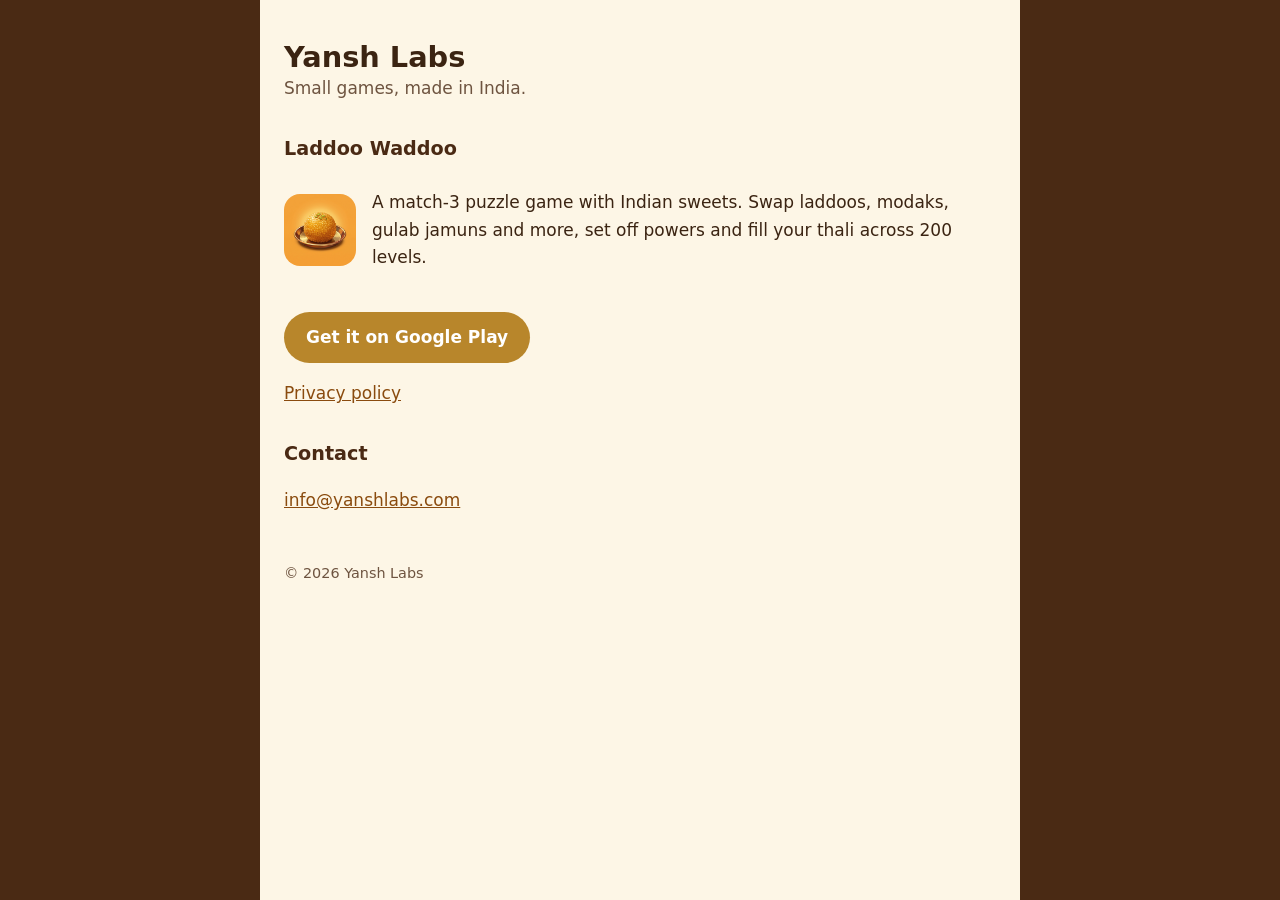
<file: index.html>
<!doctype html>
<html lang="en">
  <head>
    <meta charset="utf-8" />
    <meta name="viewport" content="width=device-width, initial-scale=1" />
    <title>Yansh Labs</title>
    <meta name="description" content="Yansh Labs makes Laddoo Waddoo, a match-3 puzzle game with Indian sweets." />
    <link rel="icon" href="laddoo-waddoo/icon.png" />
    <link rel="stylesheet" href="style.css" />
  </head>
  <body>
    <main>
      <h1>Yansh Labs</h1>
      <p class="sub">Small games, made in India.</p>

      <h2>Laddoo Waddoo</h2>
      <header>
        <img src="laddoo-waddoo/icon.png" alt="Laddoo Waddoo icon" />
        <p>
          A match-3 puzzle game with Indian sweets. Swap laddoos, modaks, gulab jamuns and more, set off
          powers and fill your thali across 200 levels.
        </p>
      </header>
      <p>
        <a class="button" href="https://play.google.com/store/apps/details?id=com.yanshlabs.laddoowaddoo">Get it on Google Play</a>
      </p>
      <p><a href="laddoo-waddoo/privacy.html">Privacy policy</a></p>

      <h2>Contact</h2>
      <p><a href="mailto:info@yanshlabs.com">info@yanshlabs.com</a></p>

      <footer>
        © 2026 Yansh Labs
      </footer>
    </main>
  </body>
</html>
</file>
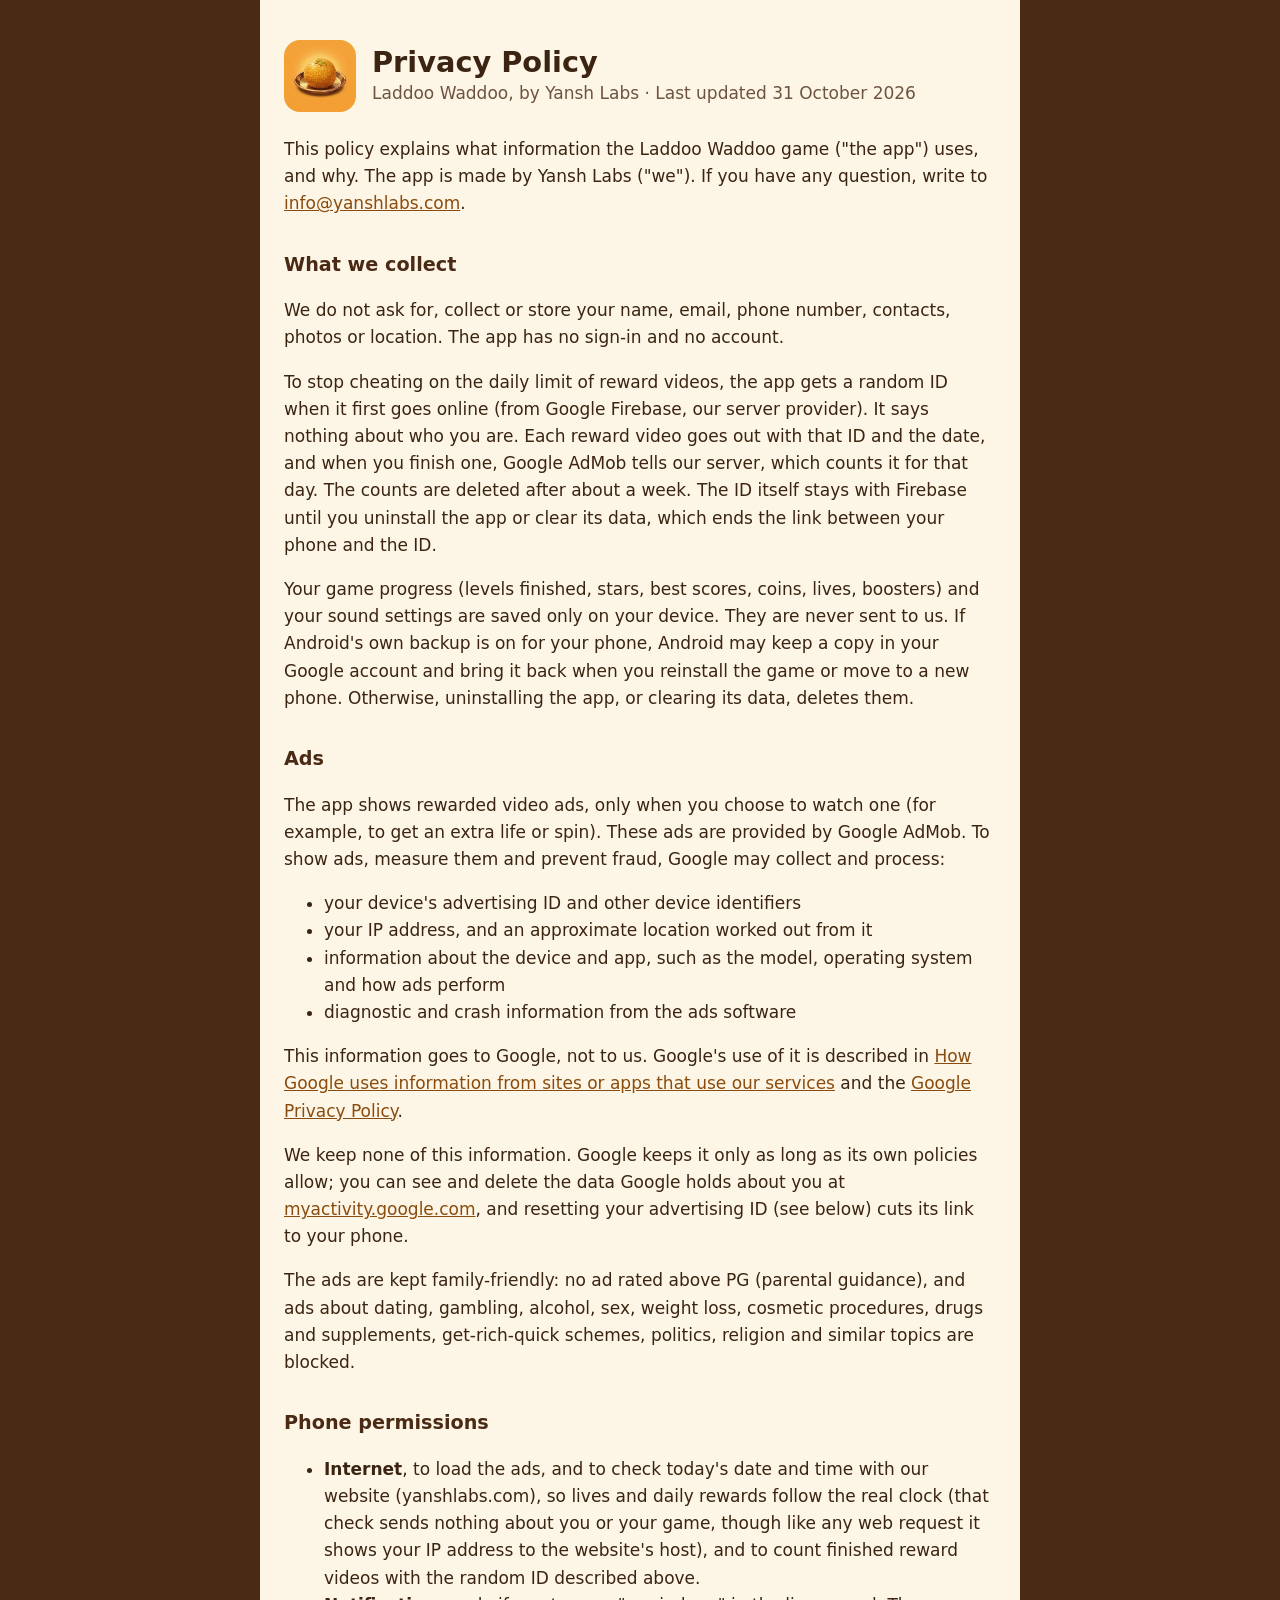
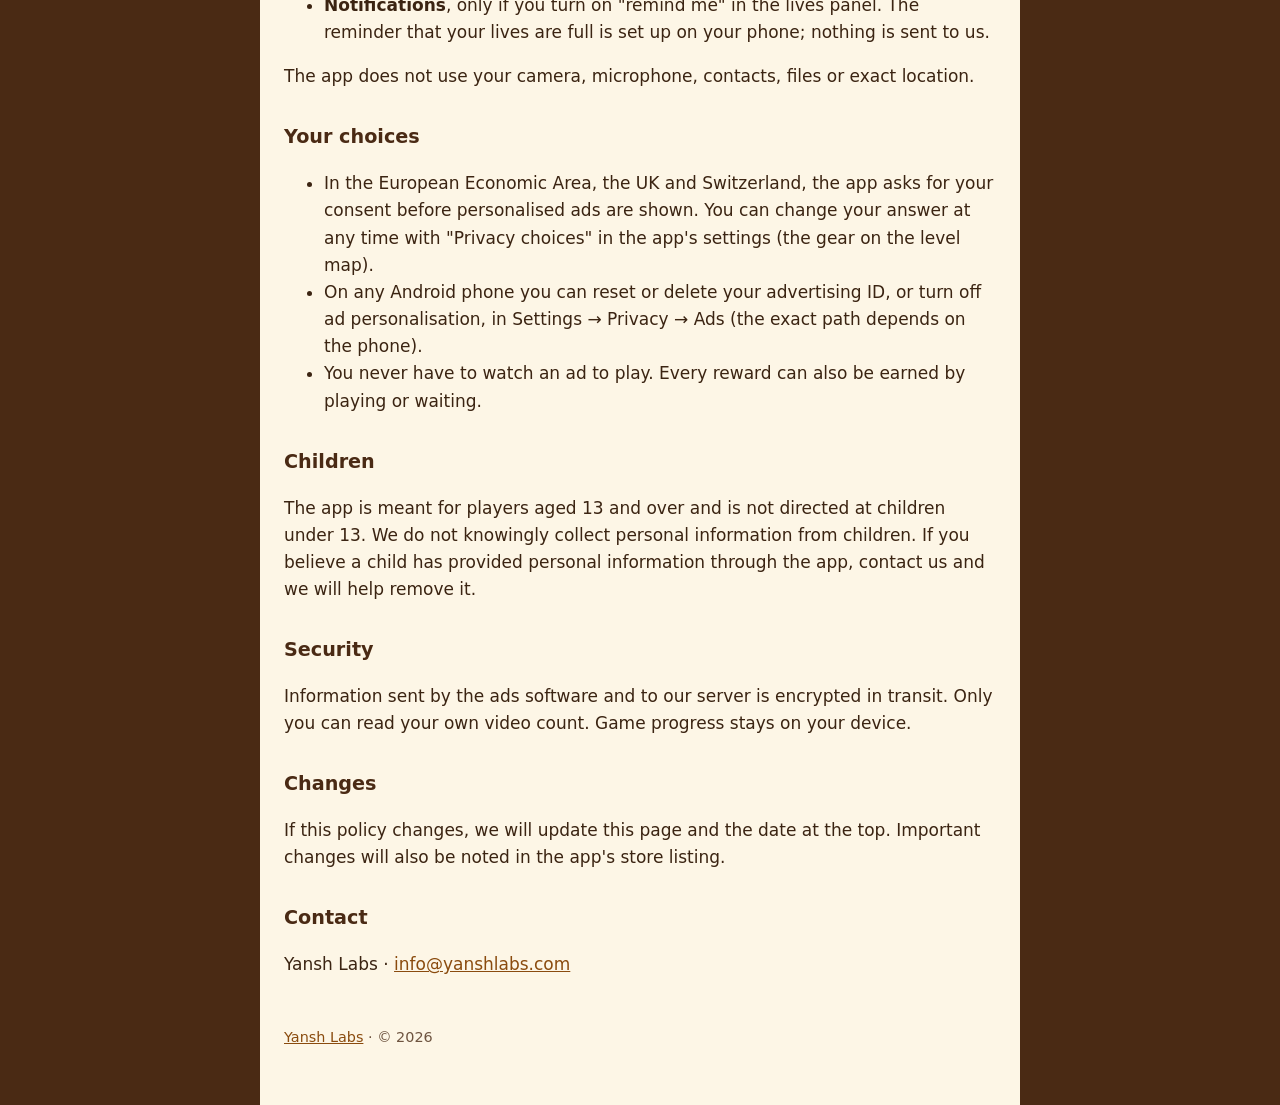
<file: laddoo-waddoo/privacy.html>
<!doctype html>
<html lang="en">
  <head>
    <meta charset="utf-8" />
    <meta name="viewport" content="width=device-width, initial-scale=1" />
    <title>Privacy Policy · Laddoo Waddoo</title>
    <link rel="icon" href="icon.png" />
    <link rel="stylesheet" href="../style.css" />
  </head>
  <body>
    <main>
      <header>
        <img src="icon.png" alt="" />
        <div>
          <h1>Privacy Policy</h1>
          <p class="sub">Laddoo Waddoo, by Yansh Labs · Last updated 31 October 2026</p>
        </div>
      </header>

      <p>
        This policy explains what information the Laddoo Waddoo game ("the app") uses, and why. The
        app is made by Yansh Labs ("we"). If you have any question, write to
        <a href="mailto:info@yanshlabs.com">info@yanshlabs.com</a>.
      </p>

      <h2>What we collect</h2>
      <p>
        We do not ask for, collect or store your name, email, phone number, contacts, photos or
        location. The app has no sign-in and no account.
      </p>
      <p>
        To stop cheating on the daily limit of reward videos, the app gets a random ID when it first
        goes online (from Google Firebase, our server provider). It says nothing about who you are.
        Each reward video goes out with that ID and the date, and when you finish one, Google AdMob
        tells our server, which counts it for that day. The counts are deleted after about a week.
        The ID itself stays with Firebase until you uninstall the app or clear its data, which
        ends the link between your phone and the ID.
      </p>
      <p>
        Your game progress (levels finished, stars, best scores, coins, lives, boosters) and your
        sound settings are saved only on your device. They are never sent to us. If Android's own
        backup is on for your phone, Android may keep a copy in your Google account and bring it
        back when you reinstall the game or move to a new phone. Otherwise, uninstalling the app,
        or clearing its data, deletes them.
      </p>

      <h2>Ads</h2>
      <p>
        The app shows rewarded video ads, only when you choose to watch one (for example, to get an
        extra life or spin). These ads are provided by Google AdMob. To show ads, measure them and
        prevent fraud, Google may collect and process:
      </p>
      <ul>
        <li>your device's advertising ID and other device identifiers</li>
        <li>your IP address, and an approximate location worked out from it</li>
        <li>information about the device and app, such as the model, operating system and how ads perform</li>
        <li>diagnostic and crash information from the ads software</li>
      </ul>
      <p>
        This information goes to Google, not to us. Google's use of it is described in
        <a href="https://policies.google.com/technologies/partner-sites">How Google uses information from sites or apps that use our services</a>
        and the <a href="https://policies.google.com/privacy">Google Privacy Policy</a>.
      </p>
      <p>
        We keep none of this information. Google keeps it only as long as its own policies allow;
        you can see and delete the data Google holds about you at
        <a href="https://myactivity.google.com">myactivity.google.com</a>, and resetting your
        advertising ID (see below) cuts its link to your phone.
      </p>
      <p>
        The ads are kept family-friendly: no ad rated above PG (parental guidance), and ads about
        dating, gambling, alcohol, sex, weight loss, cosmetic procedures, drugs and supplements,
        get-rich-quick schemes, politics, religion and similar topics are blocked.
      </p>

      <h2>Phone permissions</h2>
      <ul>
        <li>
          <strong>Internet</strong>, to load the ads, and to check today's date and time with our
          website (yanshlabs.com), so lives and daily rewards follow the real clock (that check
          sends nothing about you or your game, though like any web request it shows your IP
          address to the website's host), and to count finished reward videos with the
          random ID described above.
        </li>
        <li>
          <strong>Notifications</strong>, only if you turn on "remind me" in the lives panel. The
          reminder that your lives are full is set up on your phone; nothing is sent to us.
        </li>
      </ul>
      <p>The app does not use your camera, microphone, contacts, files or exact location.</p>

      <h2>Your choices</h2>
      <ul>
        <li>
          In the European Economic Area, the UK and Switzerland, the app asks for your consent
          before personalised ads are shown. You can change your answer at any time with
          "Privacy choices" in the app's settings (the gear on the level map).
        </li>
        <li>
          On any Android phone you can reset or delete your advertising ID, or turn off ad
          personalisation, in Settings → Privacy → Ads (the exact path depends on the phone).
        </li>
        <li>You never have to watch an ad to play. Every reward can also be earned by playing or waiting.</li>
      </ul>

      <h2>Children</h2>
      <p>
        The app is meant for players aged 13 and over and is not directed at children under 13. We
        do not knowingly collect personal information from children. If you believe a child has
        provided personal information through the app, contact us and we will help remove it.
      </p>

      <h2>Security</h2>
      <p>
        Information sent by the ads software and to our server is encrypted in transit. Only you
        can read your own video count. Game progress stays on your device.
      </p>

      <h2>Changes</h2>
      <p>
        If this policy changes, we will update this page and the date at the top. Important changes
        will also be noted in the app's store listing.
      </p>

      <h2>Contact</h2>
      <p>
        Yansh Labs · <a href="mailto:info@yanshlabs.com">info@yanshlabs.com</a>
      </p>

      <footer><a href="../">Yansh Labs</a> · © 2026</footer>
    </main>
  </body>
</html>
</file>
<file: style.css>
:root {
  --ink: #3b2412;
  --muted: #6e5440;
  --paper: #fdf6e6;
  --gold: #b8862b;
  --wood: #4a2a14;
}
* { box-sizing: border-box; }
body {
  margin: 0;
  font: 17px/1.6 system-ui, -apple-system, 'Segoe UI', Roboto, sans-serif;
  color: var(--ink);
  background: var(--wood);
}
main {
  max-width: 760px;
  margin: 0 auto;
  padding: 40px 24px 56px;
  background: var(--paper);
  min-height: 100vh;
}
header { display: flex; align-items: center; gap: 16px; margin-bottom: 24px; }
header img { width: 72px; height: 72px; border-radius: 16px; }
h1 { margin: 0; font-size: 1.8rem; line-height: 1.2; }
h2 { margin: 32px 0 8px; font-size: 1.2rem; color: var(--wood); }
a { color: #8a4b0e; }
.sub { margin: 0; color: var(--muted); }
.button {
  display: inline-block;
  padding: 12px 22px;
  border-radius: 999px;
  background: var(--gold);
  color: #fff;
  font-weight: 700;
  text-decoration: none;
}
footer { margin-top: 48px; font-size: 0.9rem; color: var(--muted); }
</file>
